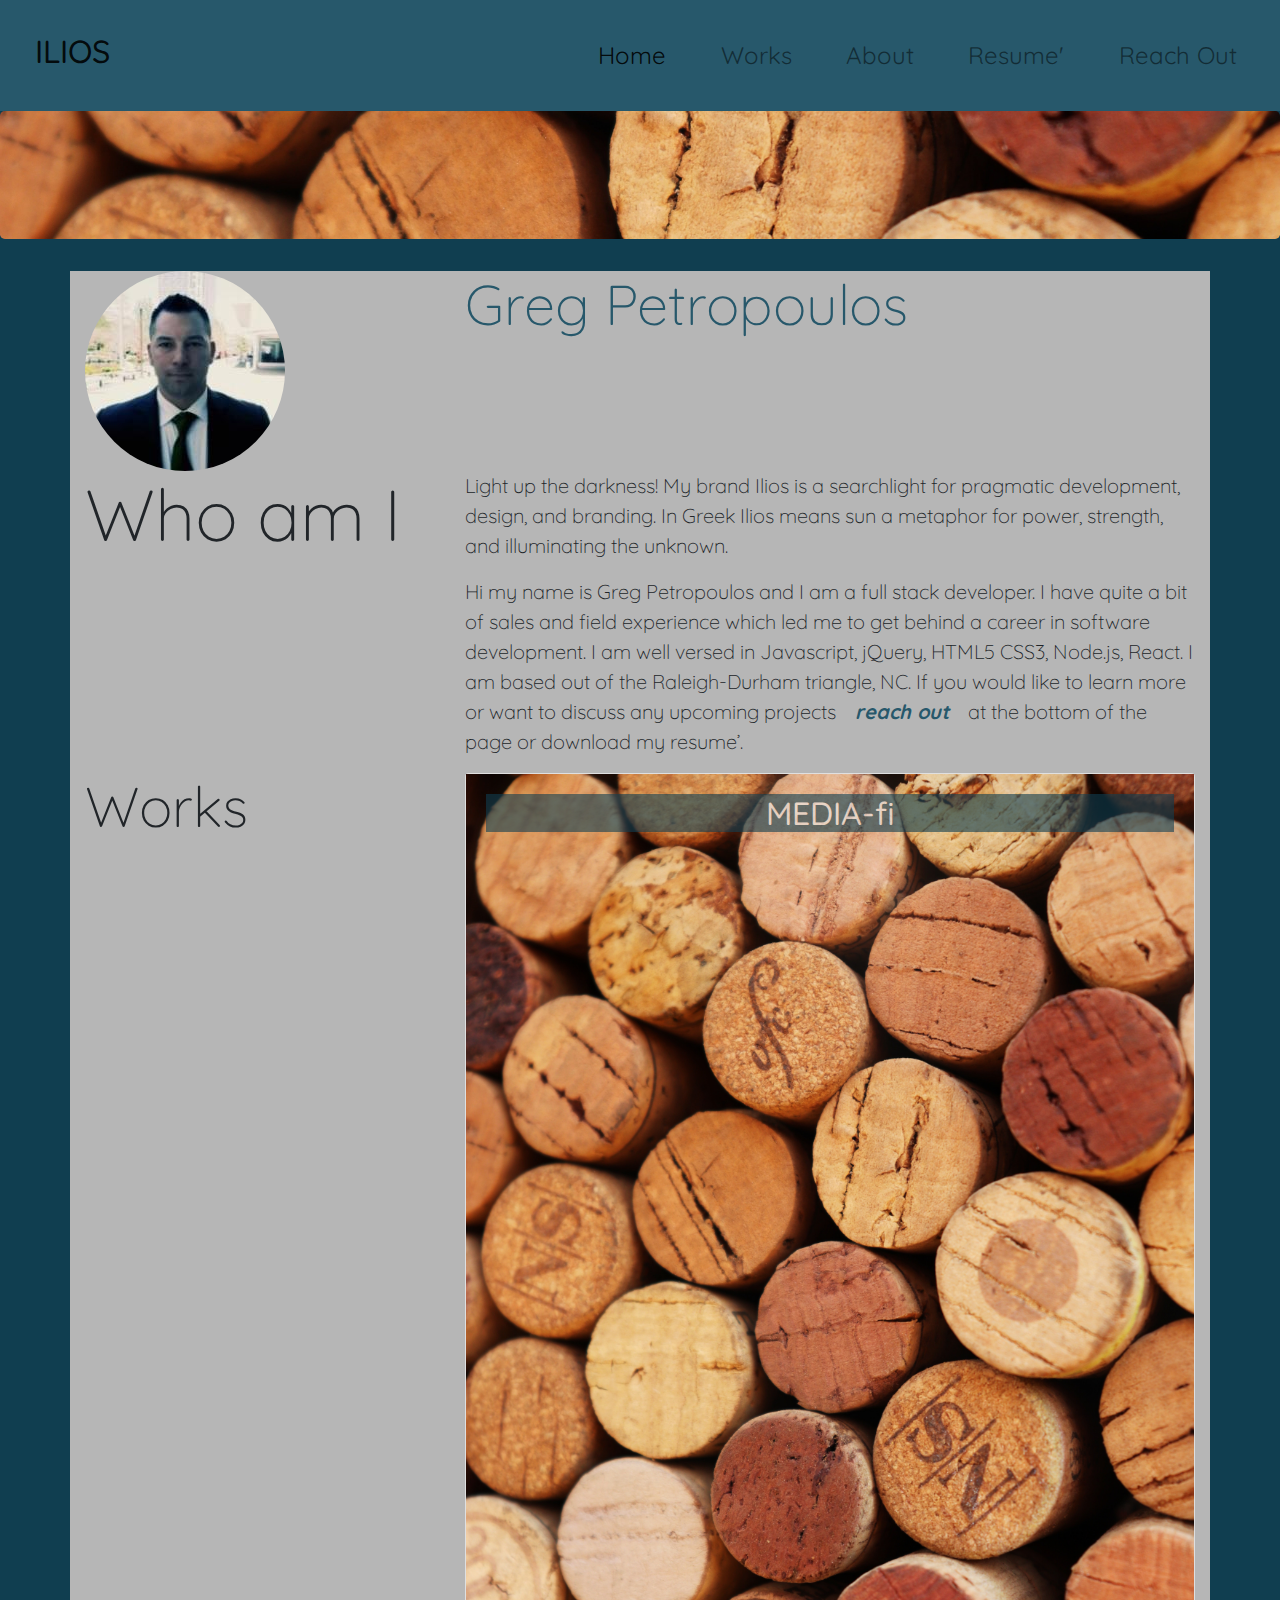
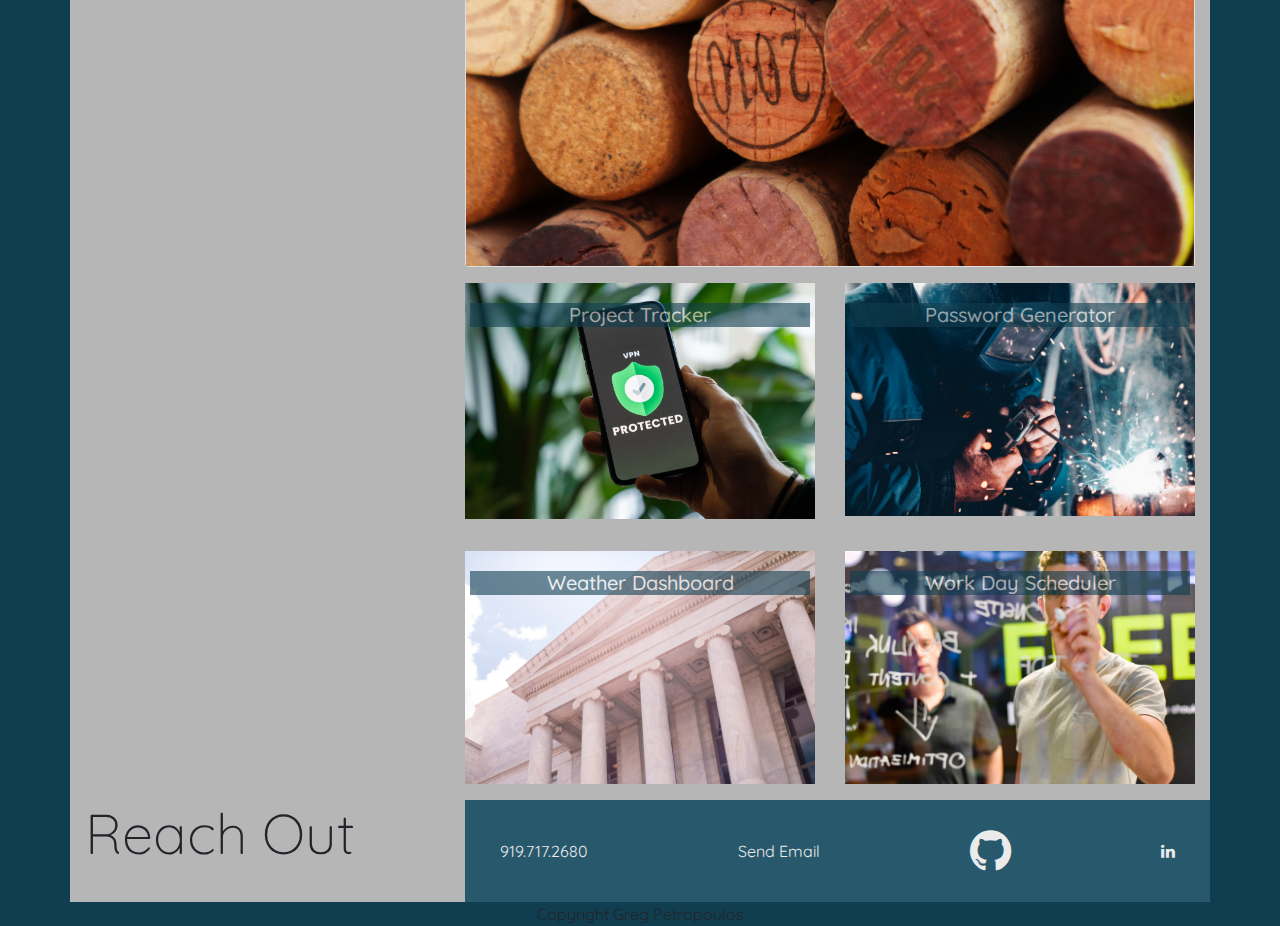
<file: index.html>
<!DOCTYPE html>
<html lang="en">

<head>
    <meta charset="UTF-8">
    <meta http-equiv="X-UA-Compatible" content="IE=edge">
    <meta name="viewport" content="width=device-width, initial-scale=1.0">
    <title>Greg Petropoulos a professional web developer, software engnieer, and artisan</title>

    <!-- boostrap -->
    <link rel="stylesheet" href="https://maxcdn.bootstrapcdn.com/bootstrap/4.0.0/css/bootstrap.min.css"
        integrity="sha384-Gn5384xqQ1aoWXA+058RXPxPg6fy4IWvTNh0E263XmFcJlSAwiGgFAW/dAiS6JXm" crossorigin="anonymous">

    <!-- need to ad flavicons -->

    <!-- font awesome Icons in body -->
    <link rel="stylesheet" href="https://use.fontawesome.com/releases/v5.15.2/css/all.css"
        integrity="sha384-vSIIfh2YWi9wW0r9iZe7RJPrKwp6bG+s9QZMoITbCckVJqGCCRhc+ccxNcdpHuYu" crossorigin="anonymous">

    <!-- google fonts -->
    <link href="https://fonts.googleapis.com/css2?family=Quicksand&display=swap" rel="stylesheet">

    <!-- linkedin stylesheet and github -->
    <link rel="stylesheet" href="https://cdnjs.cloudflare.com/ajax/libs/font-awesome/4.7.0/css/font-awesome.min.css">


    <!-- my stylesheet -->
    <link rel="stylesheet" type="text/css" href="./assets/css/style.css">


</head>

<body>
    
    <!-- nav bar styles with bootstrap -->
    <nav class="navbar  sticky-top navbar-expand-lg navbar-light">
        <a class="navbar-brand" id='ilios' href="#ilios">
            <h2>ILIOS</h2>
        </a>
        <button class="navbar-toggler" type="button" data-toggle="collapse" data-target="#navbarNavAltMarkup"
            aria-controls="navbarNavAltMarkup" aria-expanded="false" aria-label="Toggle navigation">
            <span class="navbar-toggler-icon"></span>
        </button>
        <div class="collapse navbar-collapse justify-content-end" id="navbarNavAltMarkup">
            <div class='navbar-nav' style='font-size:1.5rem' ;>
                <a class="nav-item nav-link active" href="#home">Home <span class="sr-only">(current)</span></a>
                <a class="nav-item nav-link" href="#works">Works</a>
                <a class="nav-item nav-link" href="#who-am-i">About</a>
                <a class="nav-item nav-link"
                    href="https://docs.google.com/document/d/14gc2J1rd4xNlRvpEMaTkFZYA0kdH-8xny7VAx4h_Ge4/edit?usp=sharing"
                    target='_blank'>Resume'</a>
                <a class="nav-item nav-link" href="#reach-out">Reach Out<i class="fas fa-mobile-alt"></i></a>
            </div>
        </div>
    </nav>

    <!-- jumbotron for image -->
    <div class="jumbotron"
        style='background: url(assets/images/banner.jpg)no-repeat center center fixed; -webkit-background-size: cover; -moz-background-size: cover; -o-background-size: cover; background-size: cover;'>
    </div>


    <!-- main content with 2columns and 4rows -->
    <div class=container id='main' style='background:var(--background-col);'>

        <!-- profile pic and name -->
        <div class='row'>
            <div class="col-sm-4">
                <img src="./assets/images/Profile-image.jpeg" class='img-fluid rounded-circle' alt='greg profile pic'>
            </div>
            <div class='col-sm-8 display-4' style='color:var(--darkblue);'>Greg Petropoulos</div>

        </div>

        <!-- 1st row with 2 columns about me -->
        <div class="row">
            <div class="col-sm-4 display-3" id='who-am-i'>Who am I</div>
            <div class="col">
                <p class='lead'>
                    Light up the darkness! My brand Ilios is a searchlight for pragmatic development, design, and
                    branding. In Greek Ilios means sun a metaphor for power, strength, and illuminating the unknown.
                </p>

                <p class='lead'>
                    Hi my name is Greg Petropoulos and I am a full stack developer. I have quite a bit of sales and
                    field experience which led me to get behind a career in software development. I am well versed in
                    Javascript, jQuery, HTML5 CSS3, Node.js, React. I am based out of the Raleigh-Durham triangle, NC.
                    If you would like to learn more or want to discuss any upcoming projects<a href='#reach-out'><span class = "font-weight-bold font-italic" style ='color:var(--darkblue);'>reach out</span></a>at the bottom of the
                    page or download my resume’.
                </p>
            </div>
        </div>

        <!-- 2nd row with left side column 'works' and right side column cards -->
        <div class='row'>
            <!-- left column 'works' -->
            <div class='col-4 display-4' id='works'>Works</div>

            <!-- wraps all 5 cards -->
            <div class='col'>
                <!--Big main card MEDIA-fi-->
                <div class="card" style='background: val(--linkcolor);'>
                    <img src="./assets/images/image1.jpg" class='img-fluid' alt='MEDIA fi'>
                    <div class='card-img-overlay'>
                        <h2 class='card-title text-center' style='color:var(--navbarcolor)'>
                            <a href='https://polar-atoll-49785.herokuapp.com/index.html' target='_blank'>MEDIA-fi
                            </a>
                        </h2>

                    </div>
                </div>


                <!-- 4 smaller cards-->
                <div class="row">

                    <!-- Project tracker -->
                    <div class="col-sm-6 my-3">
                        <img src="./assets/images/image2.jpg" class='img-fluid' alt='calendar' />
                        <div class='card-img-overlay'>
                            <h5 class='card-title text-center'><a href='https://devil0341.github.io/Project-Tracker/'
                                    target='_blank'>Project Tracker</a></h5>
                        </div>
                    </div>

                    <!-- Password generator-->
                    <div class="col-sm-6 my-3">
                        <img src="./assets/images/image3.jpg" class='img-fluid' alt='cell phone password' />
                        <div class='card-img-overlay'>
                            <h5 class='card-title text-center'><a href='https://devil0341.github.io/Password-Generator/'
                                    target='_blank'>Password Generator</a></h5>
                        </div>
                    </div>

                    <!-- Weather Dashboard-->
                    <div class="col-sm-6 my-3">
                        <img src="./assets/images/image4.jpg" class='img-fluid' alt='hurricane' />
                        <div class='card-img-overlay'>
                            <h5 class='card-title text-center'><a href='https://devil0341.github.io/Weather-Dashboard/'
                                    target='_blank'>Weather Dashboard</a></h5>
                        </div>
                    </div>

                    <!-- Work day Scheduler -->
                    <div class="col-sm-6 my-3">
                        <img src="./assets/images/image5.jpg" class='img-fluid' alt='offloading ramps' />
                        <div class='card-img-overlay'>
                            <h5 class='card-title text-center'><a href='https://devil0341.github.io/Work-Day-Scheduler/'
                                    target='_blank'>Work Day Scheduler</a></h5>
                        </div>
                    </div>
                </div>
            </div>
        </div>
        <!-- footer navbar 3rd row a column for the left and a column for the right-->
        <!-- left coloumn -->
        <div class=row id ='contact-row'>
            <div class="col-4 display-4" id='reach-out'>Reach Out</div>
            <!-- right column -->
            <div class="col-8 pr-0">
                <nav class="navbar navbar-light" id='footer-navbar' style="background-color: var(--darkblue);">
                    <!-- Navbar content -->
                    <a class='nav-item'>919.717.2680</a>
                    <a class='nav-item' href="mailto: Gregpetropoulos.com">Send Email</a>
                    <a class='nav-item' href=https://github.com/Devil0341 target="_blank"><i
                            class="fa fa-github fa-3x"></i></a>
                    <a class='nav-item' href=https://www.linkedin.com/in/greg-petropoulos-b186b954 target="_blank"><i
                            class="fa fa-linkedin"></i></a>
                </nav>
            </div>
        </div>
    </div>


    <footer class='row justify-content-center'>
        <div>Copyright Greg Petropoulos</div>
    </footer>



    <!-- jquery slim -->
    <script src="https://code.jquery.com/jquery-3.2.1.slim.min.js"
        integrity="sha384-KJ3o2DKtIkvYIK3UENzmM7KCkRr/rE9/Qpg6aAZGJwFDMVNA/GpGFF93hXpG5KkN"
        crossorigin="anonymous"></script>

    <!-- bootstrap popper -->
    <script src="https://cdnjs.cloudflare.com/ajax/libs/popper.js/1.12.9/umd/popper.min.js"
        integrity="sha384-ApNbgh9B+Y1QKtv3Rn7W3mgPxhU9K/ScQsAP7hUibX39j7fakFPskvXusvfa0b4Q"
        crossorigin="anonymous"></script>

    <!-- bootstrap -->
    <script src="https://maxcdn.bootstrapcdn.com/bootstrap/4.0.0/js/bootstrap.min.js"
        integrity="sha384-JZR6Spejh4U02d8jOt6vLEHfe/JQGiRRSQQxSfFWpi1MquVdAyjUar5+76PVCmYl"
        crossorigin="anonymous"></script>

    <!-- my script -->
    <script src='assets/js/script.js'></script>
</body>

</html>
</file>
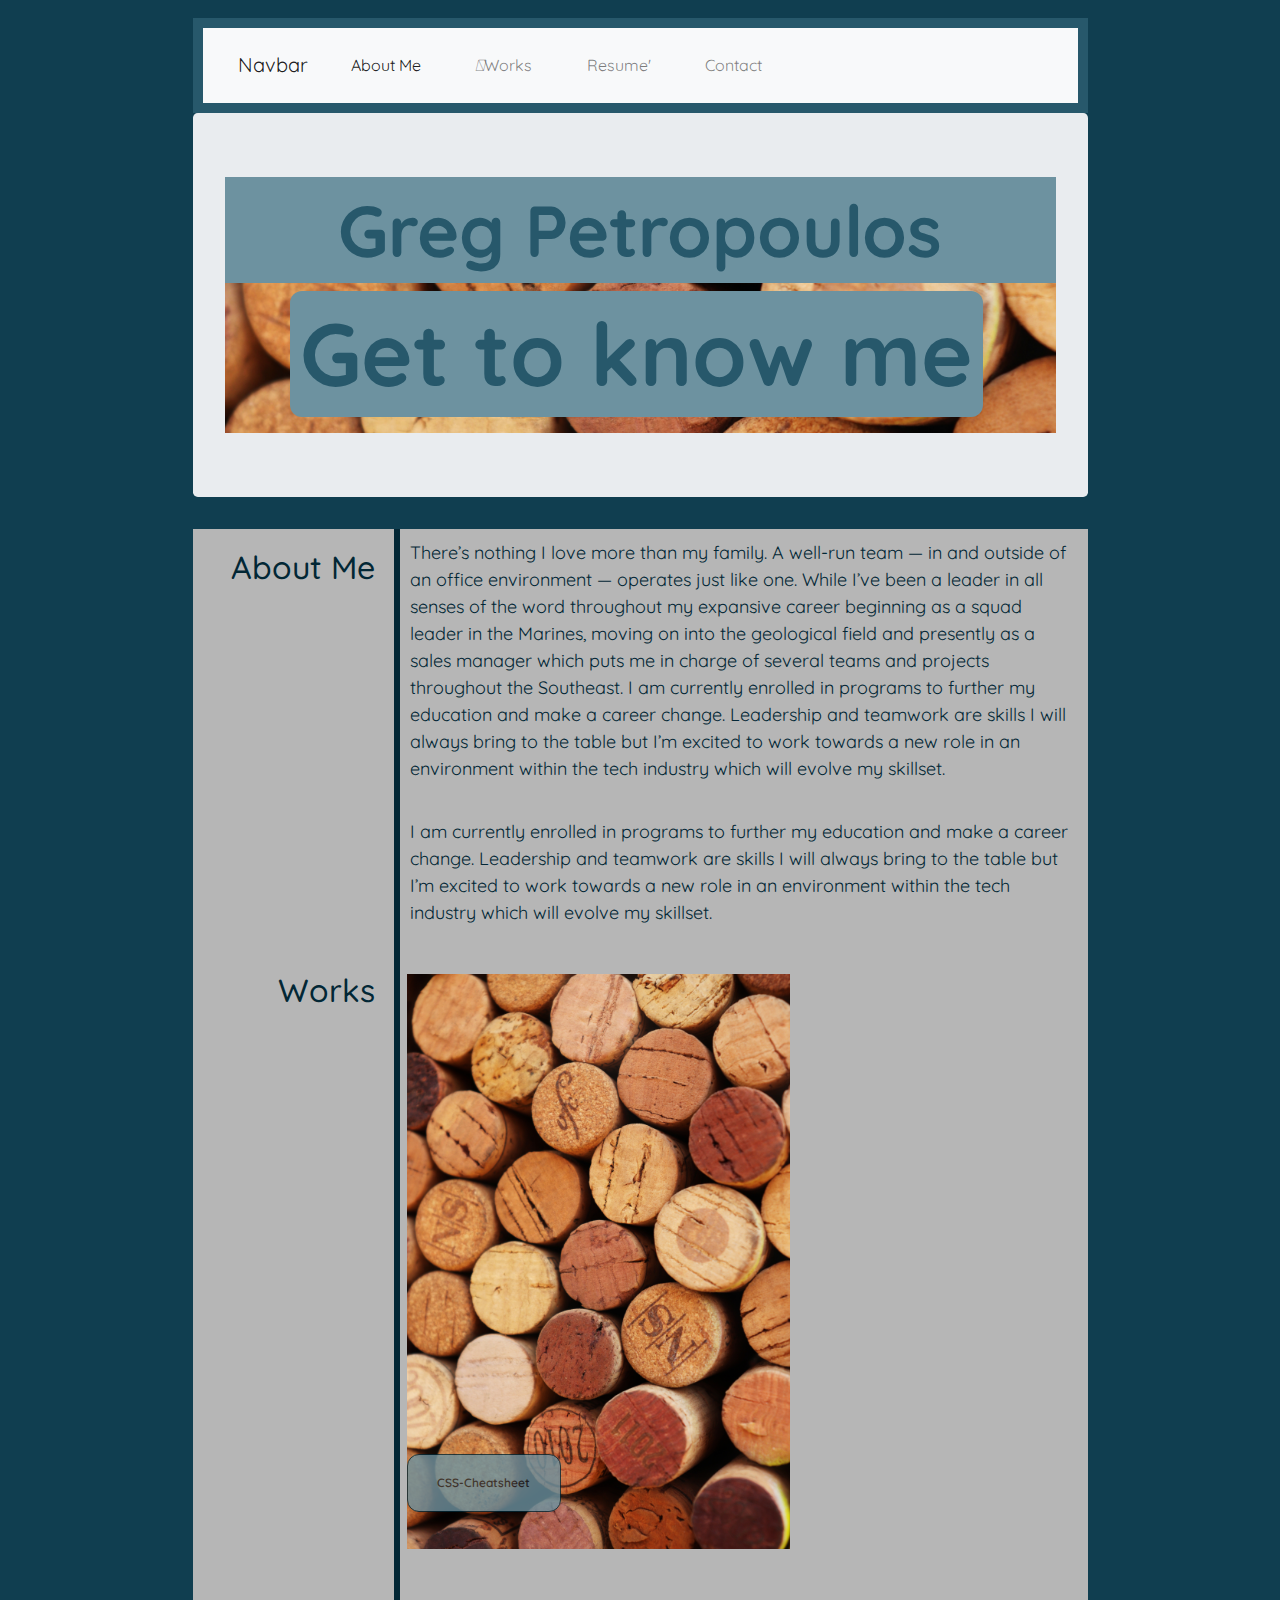
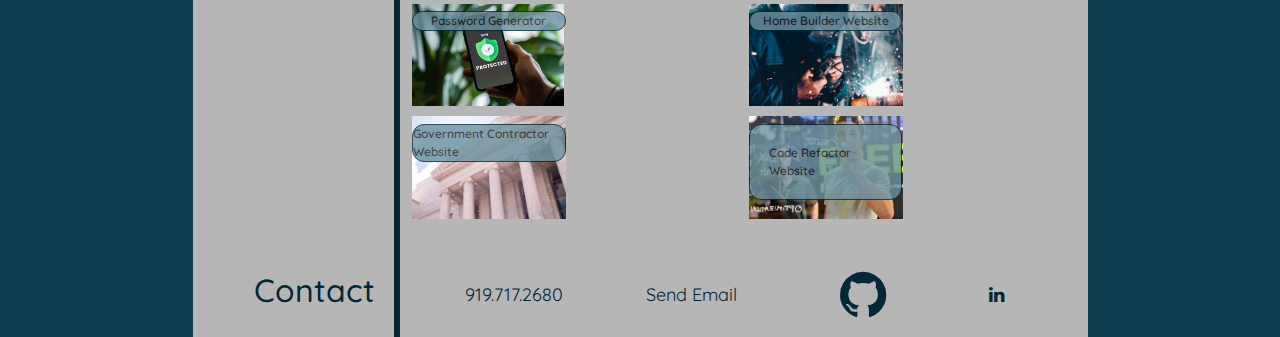
<file: index2.html>
<!DOCTYPE html>
<html lang="en">

<head>
    <meta charset="UTF-8">
    <meta name="viewport" content="width=device-width, initial-scale=1.0">

    <!-- bootstrap -->
    <link rel="stylesheet" href="https://maxcdn.bootstrapcdn.com/bootstrap/4.0.0/css/bootstrap.min.css"
        integrity="sha384-Gn5384xqQ1aoWXA+058RXPxPg6fy4IWvTNh0E263XmFcJlSAwiGgFAW/dAiS6JXm" crossorigin="anonymous">

    <!-- google fonts -->
    <link href="https://fonts.googleapis.com/css2?family=Quicksand&display=swap" rel="stylesheet">

    <!-- font awesome for icons---Github, draft compass---->
    <link rel="stylesheet" href="https://maxcdn.bootstrapcdn.com/font-awesome/4.4.0/css/font-awesome.min.css">
       
    <!-- <link rel="stylesheet" href="https://use.fontawesome.com/releases/v5.15.2/css/all.css"
        integrity="sha384-vSIIfh2YWi9wW0r9iZe7RJPrKwp6bG+s9QZMoITbCckVJqGCCRhc+ccxNcdpHuYu" crossorigin="anonymous"> -->

    <!-- ---Linkedin stylesheet--- -->
    <link rel="stylesheet" href="https://cdnjs.cloudflare.com/ajax/libs/font-awesome/4.7.0/css/font-awesome.min.css">

    <link rel="stylesheet" type="text/css" href="./assets/css/style2.css">


    <title>Greg Petropoulos a professional web developer, software engnieer, and artisan</title>
    <!-- need to ad flavicons -->
</head>

<body>
    <div class=page>
        <!-- Set up for nav bar links in the unordered list -->
        <header>
            <nav class="navbar navbar-expand-lg navbar-light bg-light">
                <a class="navbar-brand" href="#"><i class="fas fa-drafting-compass"></i>Navbar</a>

                <button class="navbar-toggler" type="button" data-toggle="collapse" data-target="#navbarNavAltMarkup"
                    aria-controls="navbarNavAltMarkup" aria-expanded="false" aria-label="Toggle navigation">
                    <span class="navbar-toggler-icon"></span>
                </button>
                <div class="collapse navbar-collapse" id="navbarNavAltMarkup">
                    <div class="navbar-nav">
                        <a class="nav-item nav-link active" href="#About Me">About Me<span
                                class="sr-only">(current)</span></a>
                        <a class="nav-item nav-link" href="#Works"><i class="fas fa-paint-brush"></i>Works</a>
                        <a class="nav-item nav-link" href="#Resume"><i class="fas fa-scroll"></i>Resume'</a>
                        <a class="nav-item nav-link" href="#Contact"><i class="fas fa-mobile-alt"></i>Contact</a>
                    </div>
                </div>
            </nav>
        </header>
        <div class="jumbotron">
            <div class='display-3' id='name'>Greg Petropoulos</div>
            <!-- <h2 class ='display-2' id = 'subtitle-box'>Get to know me</h2> -->
            <div class='banner-container'>
                <img src="./assets/images/banner.jpg" alt="wine corks">
                <h2 class='display-2' id='subtitle-box'>Get to know me</h2>
            </div>

        </div>

        <!-- <div class='banner'>
            <img src="./assets/images/banner.jpg" alt="wine corks">
        </div> -->


        <!-- ----first row below header--- -->
        <div id='below-header-wrapper'>

            <article>
                <div class=about-me><a id='About Me'>
                        <h2>About Me</h2>
                    </a>
                </div>
                <div class=about-me-paragraphs>
                    <p>
                        There’s nothing I love more than my family. A well-run team — in and outside of an office
                        environment — operates just like one. While I’ve been a leader in all senses of the word
                        throughout my expansive career beginning as a squad leader in the Marines, moving on into the
                        geological field and presently as a sales manager which puts me in charge of several teams and
                        projects throughout the Southeast. I am currently enrolled in programs to further my education
                        and make a career change. Leadership and teamwork are skills I will always bring to the table
                        but I’m excited to work towards a new role in an environment within the tech industry which will
                        evolve my skillset.
                    </p>

                    <p>
                        I am currently enrolled in programs to further my education and make a career change. Leadership
                        and teamwork are skills I will always bring to the table but I’m excited to work towards a new
                        role in an environment within the tech industry which will evolve my skillset.
                    </p>
                </div>
            </article>
            <!------second row------>

            <div class=project-grid-container>
                <div class=works><a id='Works'>
                        <h2>Works</h2>
                    </a>
                </div>
                <div class=all-box-items>
                    <!-- ---first box--- -->
                    <div class=top-box-column>
                        <div>
                            <img src="./assets/images/image1.jpg" alt="typewriter">
                            <div class=proj-descr><a href="https://devil0341.github.io/CSS-Snippet-Cheatsheet/"
                                    target="_blank">CSS-Cheatsheet</a>
                            </div>
                        </div>
                    </div>

                    <div class=lower-box-wrapper>
                        <!--second box below large main 1st box----->
                        <div id='square-box-2'>
                            <div>
                                <img src="./assets/images/image2.jpg" alt="cell phone password">
                                <div class=proj-descr>Password Generator</div>
                            </div>
                        </div>
                        <!----third box-- -->
                        <div id='square-box-3'>
                            <div>
                                <img src="./assets/images/image3.jpg" alt="welder">
                                <div class=proj-descr>Home Builder Website</div>
                            </div>
                        </div>
                        <!-----fourth box--->
                        <div id='square-box-4'>
                            <div>
                                <img src="./assets/images/image4.jpg" alt="government building">
                                <div class=proj-descr>Government Contractor Website</div>
                            </div>
                        </div>

                        <div id='square-box-5'>
                            <div>
                                <img src="./assets/images/image5.jpg" alt="Las Vegas Bar">
                                <div class=proj-descr><a href='https://devil0341.github.io/opt-seo/'
                                        target="_blank">Code Refactor Website</a></div>
                            </div>
                        </div>
                    </div>
                </div>
            </div>

            <!-----third row----- -->
            <footer>
                <div class=contact><a id='Contact'>
                        <h2>Contact</h2>
                    </a></div>
                <div class=contact-items-wrapper>
                    <div>919.717.2680</div>
                    <div>
                        <a href="mailto: Gregpetropoulos.com">Send Email</a>
                    </div>
                    <div>
                        <a href=https://github.com/Devil0341 target="_blank"><i class="fa fa-github fa-3x"></i></a>
                    </div>
                    <div>
                        <a href=https://www.linkedin.com/in/greg-petropoulos-b186b954?lipi=urn%3Ali%3Apage%3Ad_flagship3_profile_view_base_contact_details%3Bbj5gShA4SBezBuDFyHmBYg%3D%3D
                            target="_blank"><i class="fa fa-linkedin"></i></a>
                    </div>
                </div>
            </footer>
        </div>
    </div>
    <script src="https://code.jquery.com/jquery-3.2.1.slim.min.js"
        integrity="sha384-KJ3o2DKtIkvYIK3UENzmM7KCkRr/rE9/Qpg6aAZGJwFDMVNA/GpGFF93hXpG5KkN"
        crossorigin="anonymous"></script>
    <script src="https://cdnjs.cloudflare.com/ajax/libs/popper.js/1.12.9/umd/popper.min.js"
        integrity="sha384-ApNbgh9B+Y1QKtv3Rn7W3mgPxhU9K/ScQsAP7hUibX39j7fakFPskvXusvfa0b4Q"
        crossorigin="anonymous"></script>
    <script src="https://maxcdn.bootstrapcdn.com/bootstrap/4.0.0/js/bootstrap.min.js"
        integrity="sha384-JZR6Spejh4U02d8jOt6vLEHfe/JQGiRRSQQxSfFWpi1MquVdAyjUar5+76PVCmYl"
        crossorigin="anonymous"></script>
</body>

</html>
</file>
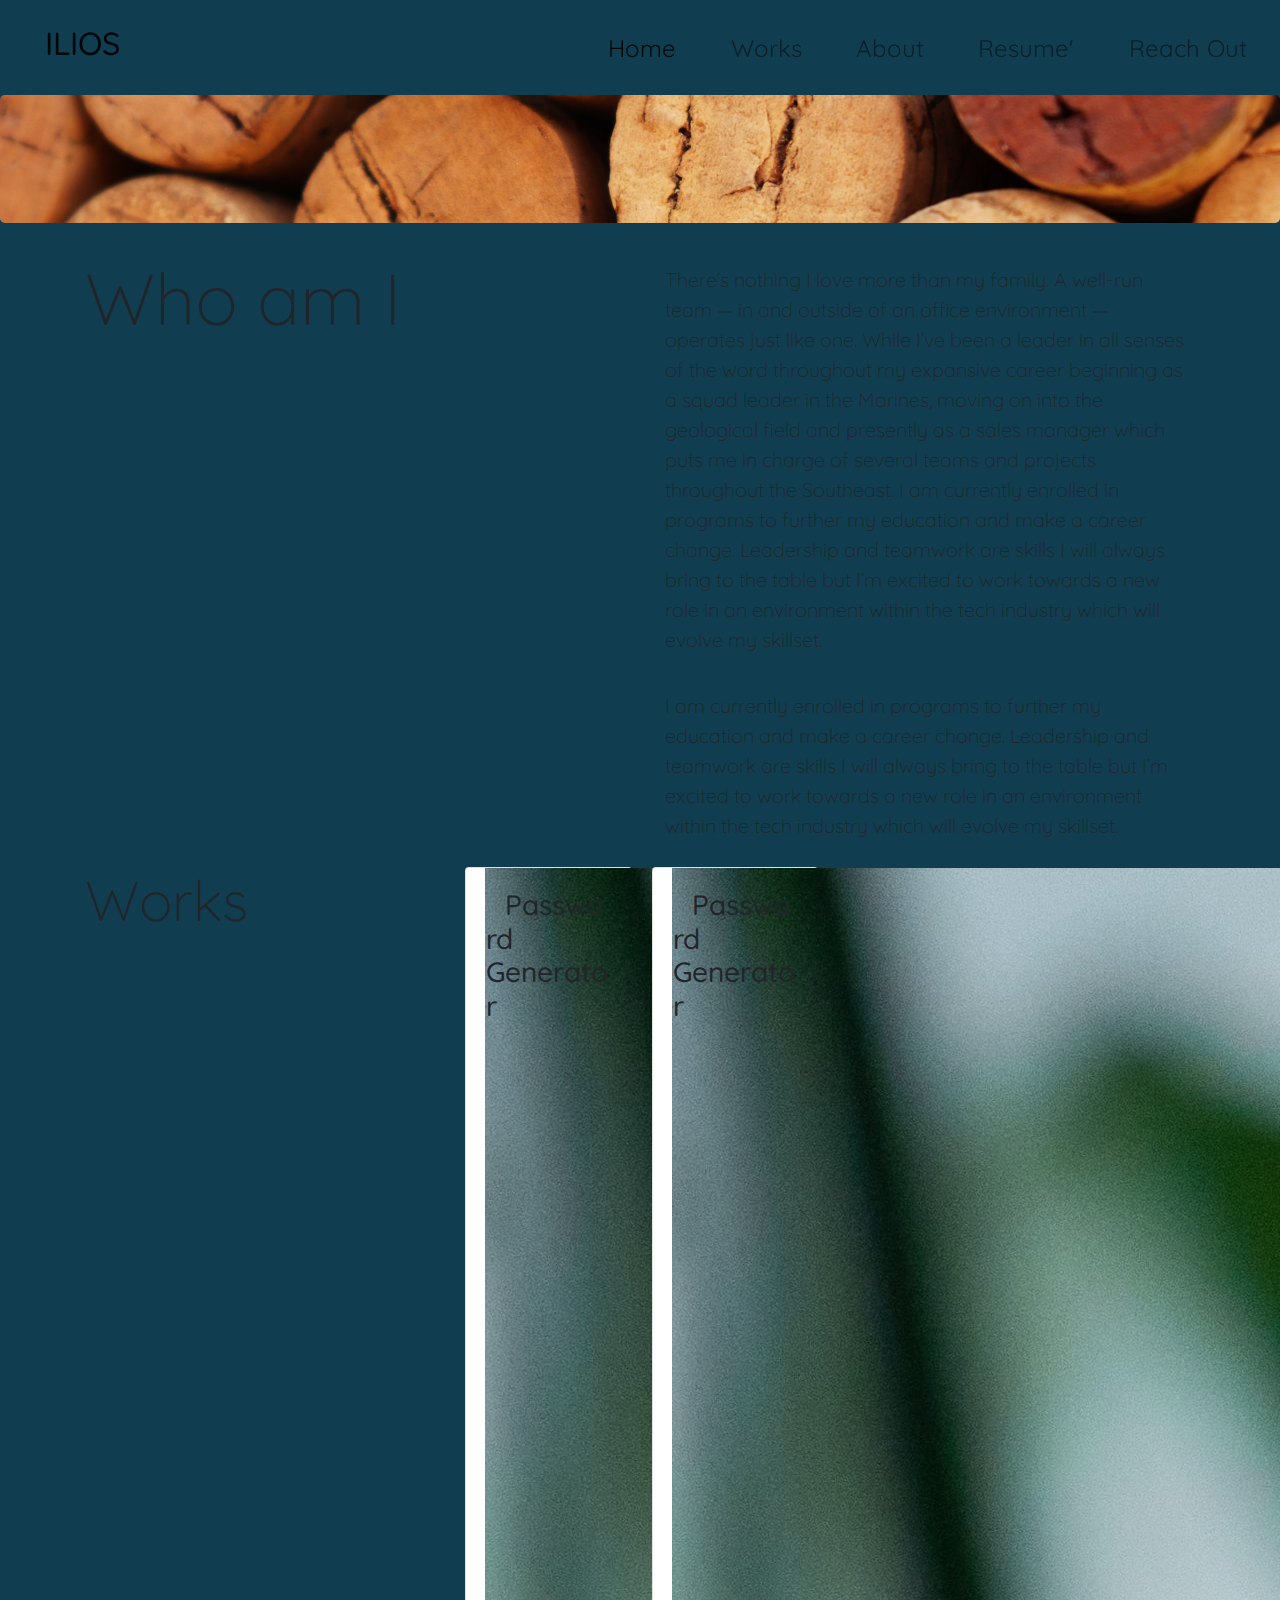
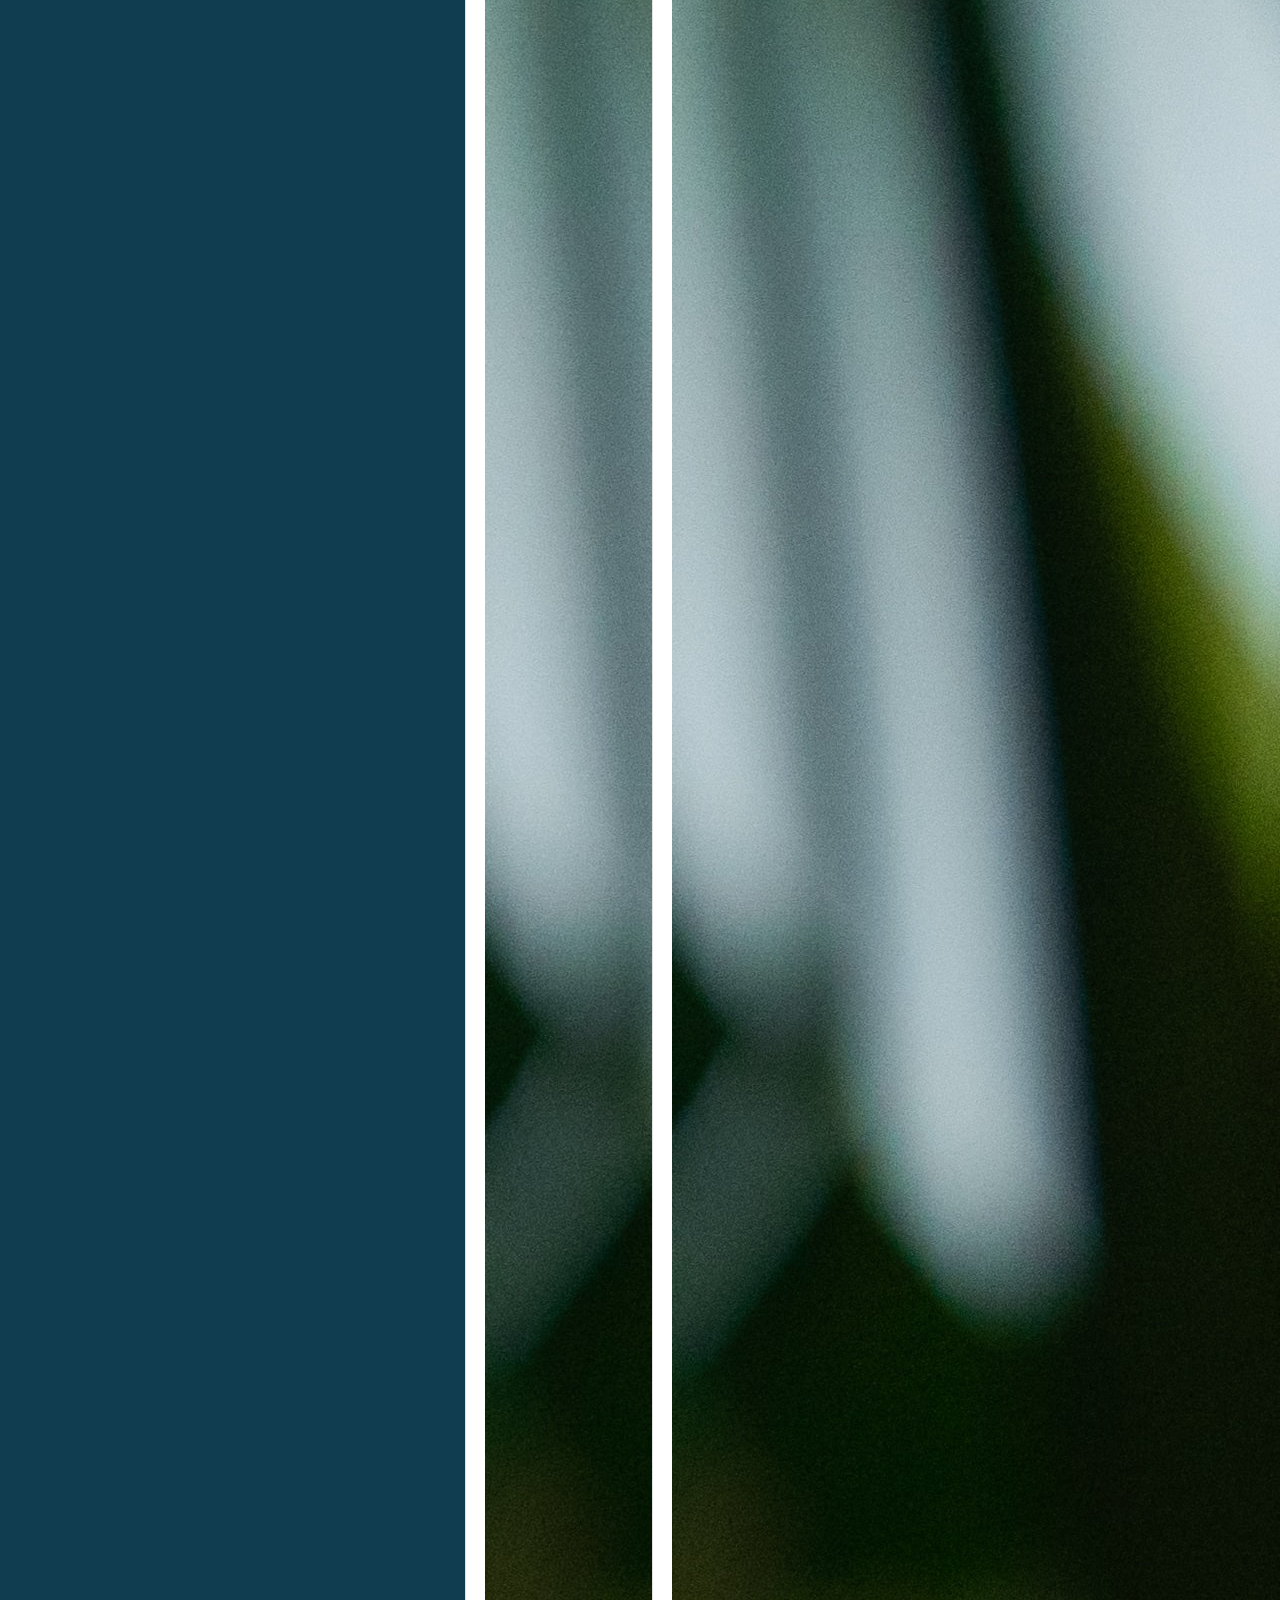
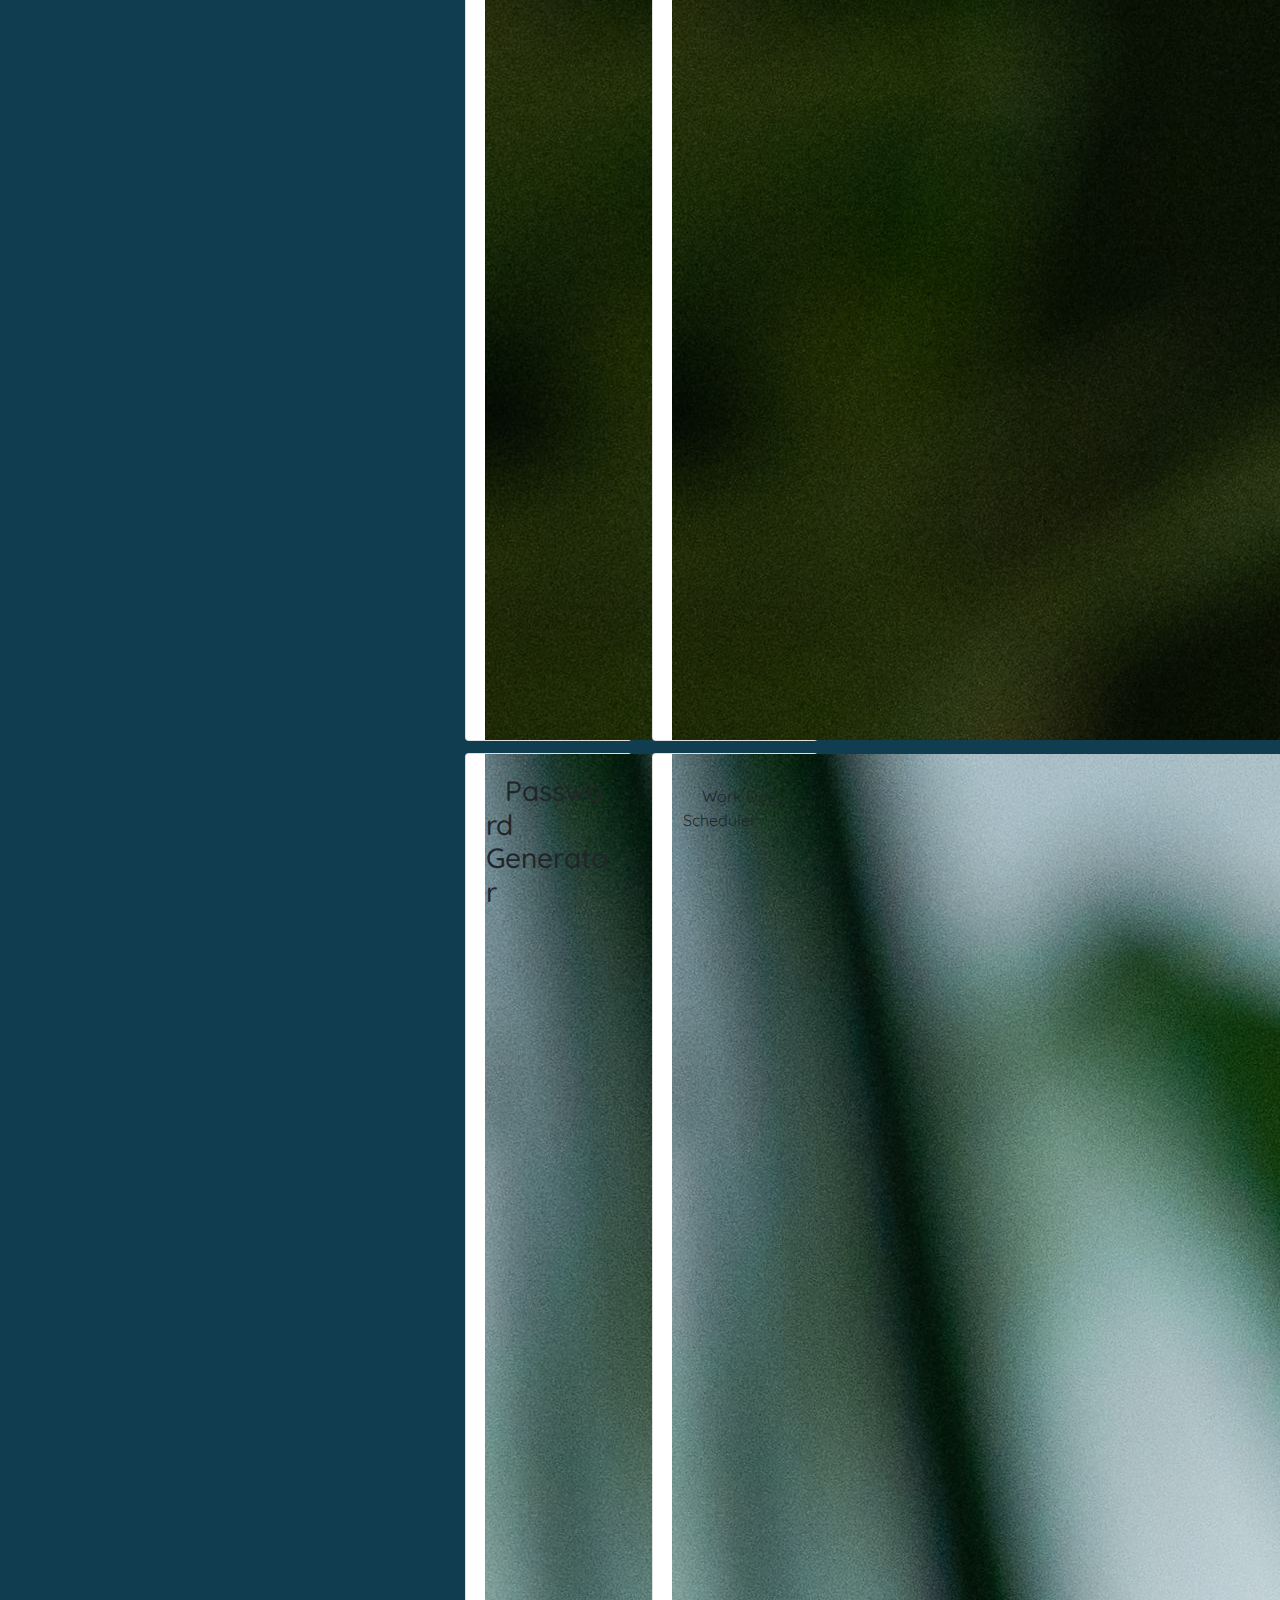
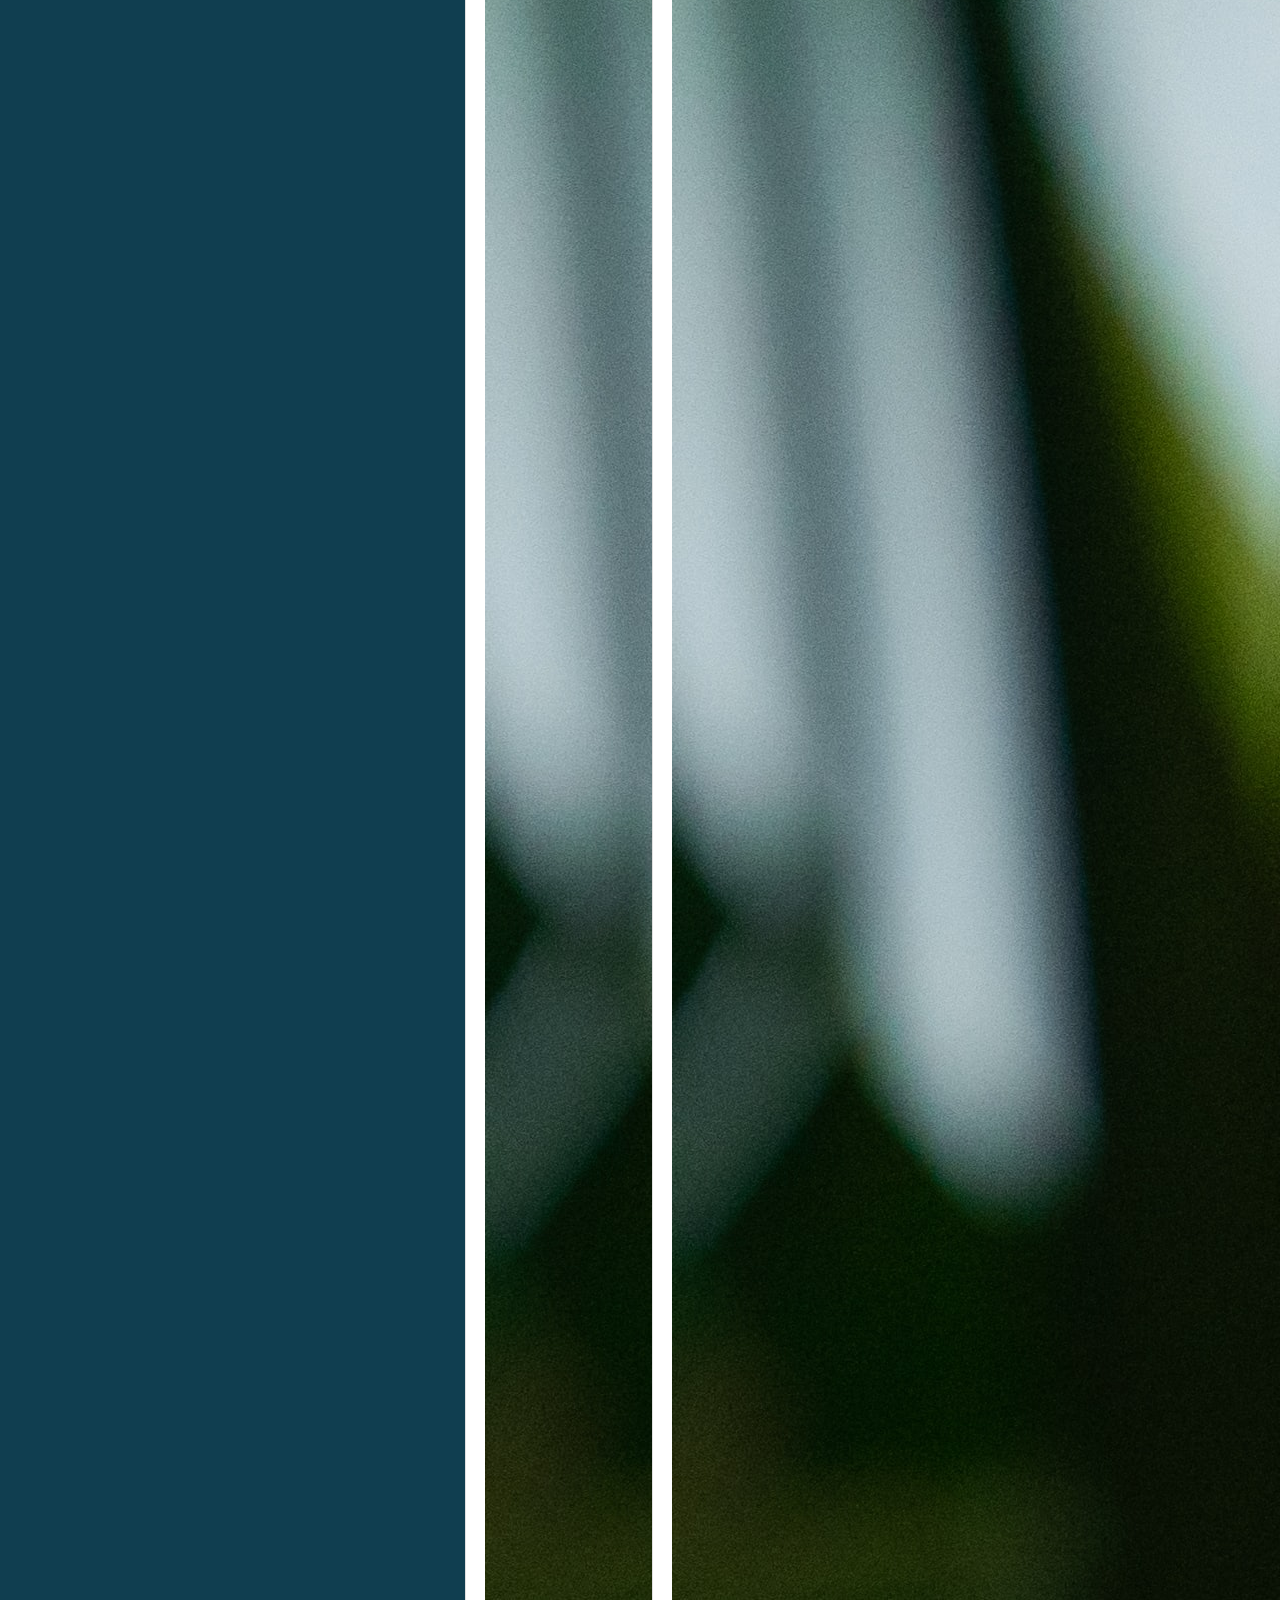
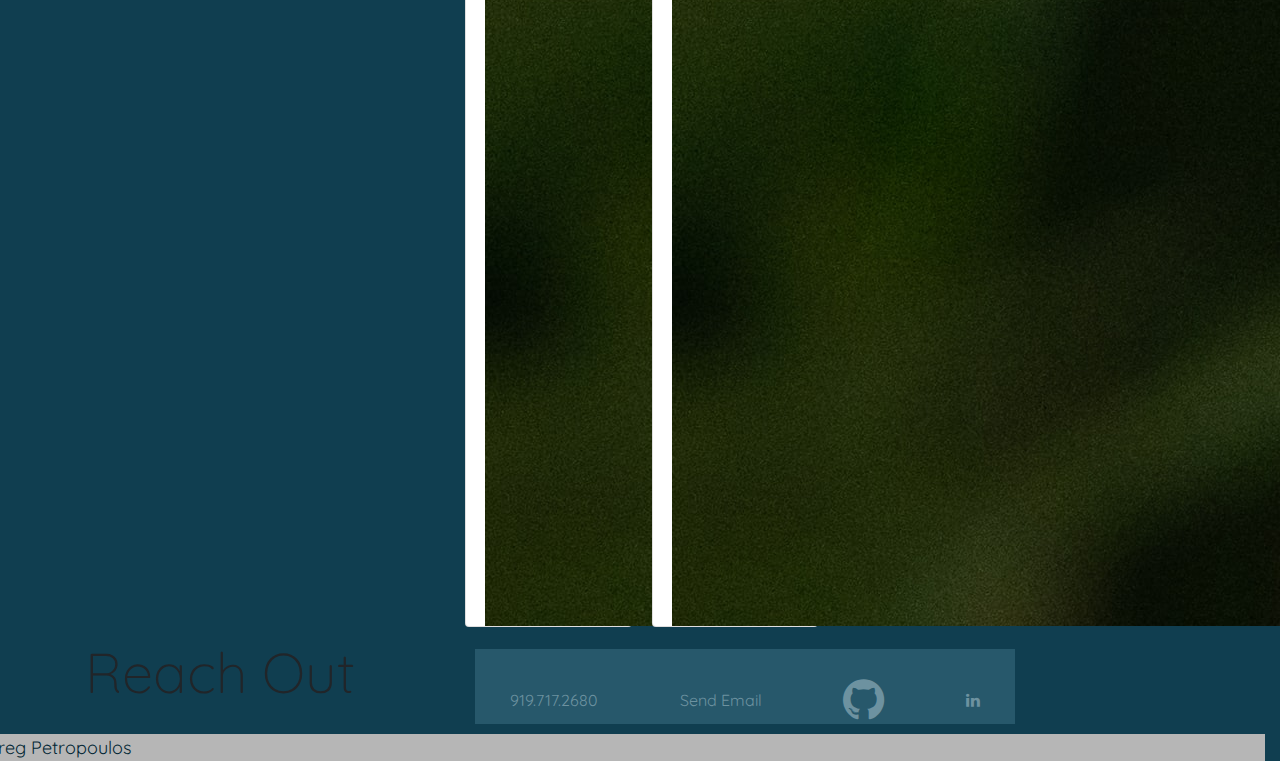
<file: index3.html>
<!DOCTYPE html>
<html lang="en">

<head>
    <meta charset="UTF-8">
    <meta http-equiv="X-UA-Compatible" content="IE=edge">
    <meta name="viewport" content="width=device-width, initial-scale=1.0">
    <title>Greg Petropoulos a professional web developer, software engnieer, and artisan</title>

    <!-- boostrap -->
    <link rel="stylesheet" href="https://maxcdn.bootstrapcdn.com/bootstrap/4.0.0/css/bootstrap.min.css"
        integrity="sha384-Gn5384xqQ1aoWXA+058RXPxPg6fy4IWvTNh0E263XmFcJlSAwiGgFAW/dAiS6JXm" crossorigin="anonymous">

    <!-- need to ad flavicons -->

    <!-- font awesome Icons in body -->
    <link rel="stylesheet" href="https://use.fontawesome.com/releases/v5.15.2/css/all.css"
        integrity="sha384-vSIIfh2YWi9wW0r9iZe7RJPrKwp6bG+s9QZMoITbCckVJqGCCRhc+ccxNcdpHuYu" crossorigin="anonymous">

    <!-- google fonts -->
    <link href="https://fonts.googleapis.com/css2?family=Quicksand&display=swap" rel="stylesheet">

    <!-- linkedin stylesheet and github -->
    <link rel="stylesheet" href="https://cdnjs.cloudflare.com/ajax/libs/font-awesome/4.7.0/css/font-awesome.min.css">


    <!-- my stylesheet -->
    <link rel="stylesheet" type="text/css" href="./assets/css/style2.css">


</head>

<body>
    <!-- nav bar styles with bootstrap -->
    <nav class="navbar  sticky-top navbar-expand-lg navbar-light">
        <a class="navbar-brand" id='ilios' href="#ilios">
            <h2>ILIOS</h2>
        </a>
        <button class="navbar-toggler" type="button" data-toggle="collapse" data-target="#navbarNavAltMarkup"
            aria-controls="navbarNavAltMarkup" aria-expanded="false" aria-label="Toggle navigation">
            <span class="navbar-toggler-icon"></span>
        </button>
        <div class="collapse navbar-collapse justify-content-end" id="navbarNavAltMarkup">
            <div class='navbar-nav' style='font-size:1.5rem' ;>
                <a class="nav-item nav-link active" href="#home">Home <span class="sr-only">(current)</span></a>
                <a class="nav-item nav-link" href="#works">Works</a>
                <a class="nav-item nav-link" href="#who-am-i">About</a>
                <a class="nav-item nav-link" href="#resume">Resume'</a>
                <a class="nav-item nav-link" href="#reach-out">Reach Out<i class="fas fa-mobile-alt"></i></a>
            </div>
        </div>
    </nav>

    <!-- jumbotron for image -->
    <div class="jumbotron"
        style='background: url(assets/images/banner.jpg)no-repeat center center fixed; -webkit-background-size: cover; -moz-background-size: cover; -o-background-size: cover; background-size: cover;'>
    </div>


    <!-- main content with 2columns and 4rows -->
    <div class=container id='main' style='background:var(--background-col);'>

        <!-- 1st row with 2 columns about me -->
        <div class="row">
            <div class="col display-3" id='who-am-i'>Who am I</div>
            <div class="col">
                <p class='lead'>
                    There’s nothing I love more than my family. A well-run team — in and outside of an office
                    environment — operates just like one. While I’ve been a leader in all senses of the word
                    throughout my expansive career beginning as a squad leader in the Marines, moving on into the
                    geological field and presently as a sales manager which puts me in charge of several teams and
                    projects throughout the Southeast. I am currently enrolled in programs to further my education
                    and make a career change. Leadership and teamwork are skills I will always bring to the table
                    but I’m excited to work towards a new role in an environment within the tech industry which will
                    evolve my skillset.
                </p>

                <p class='lead'>
                    I am currently enrolled in programs to further my education and make a career change. Leadership
                    and teamwork are skills I will always bring to the table but I’m excited to work towards a new
                    role in an environment within the tech industry which will evolve my skillset.
                </p>
            </div>
        </div>

        <!-- 2nd row with left side column 'works' and right side column cards -->
        <div class='row'>
            <div class='col-4 display-4' id='works'>Works</div>

            <!-- wraps all cards -->
            <div class='col-6'>

                <div class="card-columns col-??">


                    <!-- Project tracker -->
                    <div class="card" style='background: val(--linkcolor);'>
                        <a href='placeholder' target='_blank'><img src="./assets/images/image2.jpg"
                                alt='cell phone password'></a>
                        <div class='card-img-overlay'>
                            <h3 class='card-title'><a href='placeholder' target='_blank'>Password Generator</h3></a>
                        </div>
                    </div>


                    <!-- Password generator-->
                    <div class="card" style='background: val(--linkcolor);'>
                        <a href='placeholder' target='_blank'><img src="./assets/images/image2.jpg"
                                alt='cell phone password'></a>
                        <div class='card-img-overlay'>
                            <h3 class='card-title'><a href='placeholder' target='_blank'>Password Generator</h3></a>
                        </div>
                    </div>


                    <!-- Weather Dashboard-->
                    <div class="card" style='background: val(--linkcolor);'>
                        <a href='placeholder' target='_blank'><img src="./assets/images/image2.jpg"
                                alt='cell phone password'></a>
                        <div class='card-img-overlay'>
                            <h3 class='card-title'><a href='placeholder' target='_blank'>Password Generator</h3></a>
                        </div>
                    </div>


                    <!-- Work day Scheduler -->
                    <div class="card" style='background: val(--linkcolor);'>
                        <a href='https://devil0341.github.io/Work-Day-Scheduler/' target='_blank'><img
                                src="./assets/images/image2.jpg" class='img-responsive' alt='cell phone password' /></a>
                        <div class='card-img-overlay'>
                            <p class='card-title'><a href='https://devil0341.github.io/Work-Day-Scheduler/'
                                    target='_blank'>Work Day Scheduler</p></a>
                        </div>
                    </div>
                </div>
            </div>
        </div>
        <!-- footer navbar 3rd row a column for the left and a column for the right-->
            <!-- left coloumn -->
            <div class=row>
                <div class="col-4 display-4" id='reach-out'>Reach Out</div>
                <!-- right column -->
                <div class="col-6">
                    <nav class="navbar navbar-light" id='footer-navbar' style="background-color: var(--darkblue);">
                        <!-- Navbar content -->
                        <a class='nav-item'>919.717.2680</a>
                        <a class='nav-item' href="mailto: Gregpetropoulos.com">Send Email</a>
                        <a class='nav-item' href=https://github.com/Devil0341 target="_blank"><i
                                class="fa fa-github fa-3x"></i></a>
                        <a class='nav-item' href=https://www.linkedin.com/in/greg-petropoulos-b186b954
                            target="_blank"><i class="fa fa-linkedin"></i></a>
                    </nav>
                </div>
            </div>
    </div>


    <footer class='row'>
        <div>Greg Petropoulos</div>

    </footer>



    <!-- jquery slim -->
    <script src="https://code.jquery.com/jquery-3.2.1.slim.min.js"
        integrity="sha384-KJ3o2DKtIkvYIK3UENzmM7KCkRr/rE9/Qpg6aAZGJwFDMVNA/GpGFF93hXpG5KkN"
        crossorigin="anonymous"></script>

    <!-- bootstrap popper -->
    <script src="https://cdnjs.cloudflare.com/ajax/libs/popper.js/1.12.9/umd/popper.min.js"
        integrity="sha384-ApNbgh9B+Y1QKtv3Rn7W3mgPxhU9K/ScQsAP7hUibX39j7fakFPskvXusvfa0b4Q"
        crossorigin="anonymous"></script>

    <!-- bootstrap -->
    <script src="https://maxcdn.bootstrapcdn.com/bootstrap/4.0.0/js/bootstrap.min.js"
        integrity="sha384-JZR6Spejh4U02d8jOt6vLEHfe/JQGiRRSQQxSfFWpi1MquVdAyjUar5+76PVCmYl"
        crossorigin="anonymous"></script>

    <!-- my script -->
    <script src='assets/js/script.js'></script>
</body>

</html>
</file>
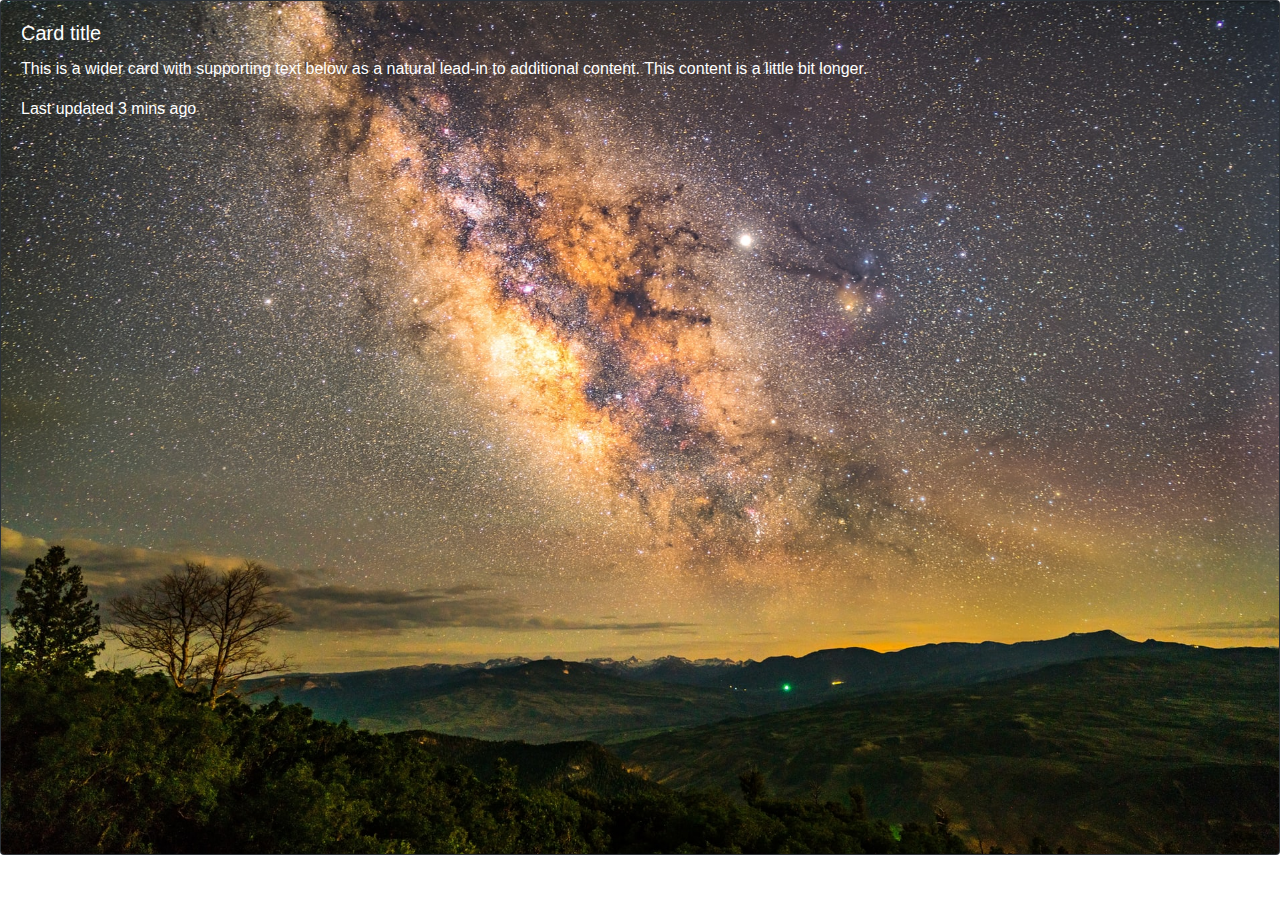
<file: landing.html>
<!DOCTYPE html>
<html lang="en">

<head>
    <meta charset="UTF-8">
    <meta http-equiv="X-UA-Compatible" content="IE=edge">
    <meta name="viewport" content="width=device-width, initial-scale=1.0">
    <link rel="stylesheet" href="https://maxcdn.bootstrapcdn.com/bootstrap/4.0.0/css/bootstrap.min.css"
        integrity="sha384-Gn5384xqQ1aoWXA+058RXPxPg6fy4IWvTNh0E263XmFcJlSAwiGgFAW/dAiS6JXm" crossorigin="anonymous">

    <title>Landing Page</title>
</head>

<body>
    <div class="card bg-dark text-white">
        <img class="card-img" src="assets/images/base-wallpaper-sky.jpg" alt="Card image">
        <div class="card-img-overlay h-100 d-flex flex-column justify-content-start">
            <h5 class="card-title">Card title</h5>
            <p class="card-text">This is a wider card with supporting text below as a natural lead-in to additional
                content. This content is a little bit longer.</p>
            <p class="card-text">Last updated 3 mins ago</p>
        </div>
    </div>
    
    <!-- Jquery, popper, Bootstrap js -->
    <script src="https://code.jquery.com/jquery-3.2.1.slim.min.js"
        integrity="sha384-KJ3o2DKtIkvYIK3UENzmM7KCkRr/rE9/Qpg6aAZGJwFDMVNA/GpGFF93hXpG5KkN"
        crossorigin="anonymous"></script>
    <script src="https://cdnjs.cloudflare.com/ajax/libs/popper.js/1.12.9/umd/popper.min.js"
        integrity="sha384-ApNbgh9B+Y1QKtv3Rn7W3mgPxhU9K/ScQsAP7hUibX39j7fakFPskvXusvfa0b4Q"
        crossorigin="anonymous"></script>
    <script src="https://maxcdn.bootstrapcdn.com/bootstrap/4.0.0/js/bootstrap.min.js"
        integrity="sha384-JZR6Spejh4U02d8jOt6vLEHfe/JQGiRRSQQxSfFWpi1MquVdAyjUar5+76PVCmYl"
        crossorigin="anonymous"></script>
</body>

</html>
</file>
<file: assets/css/style.css>
:root {
  --darkestblue: rgba( 16, 62, 80,1);
  --darkblue: rgba(39, 88,107,1);
  --hoverblue: rgb(177, 215, 211);
  --linkcolor:rgba(109,146,160,1);
  --navbarcolor: rgb(235,235,235);
  --background-col: rgba(182, 182, 182);
}

body {
  font-family: 'Quicksand', sans-serif;
background-color: var(--darkestblue);
}
/* 
  .page{
    max-width: 895px;
    margin: 0 auto;
    width: 100%;
  } */
a, a:hover, a:focus, a:active {
    text-decoration: none;
    color: inherit;
    margin: 1.2rem;
  
}
a:hover{
  color: var(--hoverblue);
} 

/* check */
.navbar{
 background-color: var(--darkblue);
 color: var(--navbarcolor);
  /* border: 2px solid green; */
} 
img{
  max-width: 100%;
  max-height: 100%;
  display: block; /* remove extra space below image */
}
 .card-title {
   color: var(--navbarcolor);
   background-color:var(--darkestblue);
   opacity: .6;
 }

 /* Extra small devices (portrait phones, less than 576px) */
@media (max-width: 575.98px) {
  #who-am-i {
display: none;
  }
  #works {
    display: none;
  }
  #reach-out{
    display: none;
  }
  #contact-row{
    justify-content: center;
    width: 100%;
  }
  button {
    display: none;
  }
}
</file>
<file: assets/css/style2.css>
:root {
  --darkgray: rgba(87, 90, 94);
  --lightgray:rgb(222, 219, 218);
  --softwhite:  rgba(255, 255, 255);
  --blue:rgba(13, 84, 214);
  /* ---------------------------- */
  --darkestblue: rgba( 16, 62, 80,1);
  --darkblue: rgba(39, 88,107,1);
  --hoverblue: rgb(177, 215, 211);
  --linkcolor:rgba(109,146,160,1);
}

* {
    margin: 0;
    padding: 0;
    box-sizing: border-box;
  }
  

body {
  font-family: 'Quicksand', sans-serif;
background-color: var(--darkestblue);
}

  .page{
    max-width: 895px;
    margin: 0 auto;
    width: 100%;
  }
a, a:hover, a:focus, a:active {
    text-decoration: none;
    color: inherit;
    margin: 1.2rem;
}
a:hover{
  color: var(--hoverblue);
}

header{
  display: flex;
  flex-wrap: wrap;
  height: auto;
  width: 100%;
  margin-top: 2%;
  background-color: var(--darkblue);
  /* border: 2px solid red; */
}

nav{
  display: flex;
  justify-content: space-between;
  width: 100%;
  align-items: flex-start;
  height: 75px;
  margin: 10px;
  justify-content: space-between;
  color: var(--linkcolor);
  /* border: 2px solid green; */
}

 #name {
   display: flex;
   justify-content: center;
   align-items: center;
   font-size: 72px;
   font-weight: bolder;
   /* border-radius: 10px 10px; */
   padding: 10px;
   background-color: var(--linkcolor);
   color: var(--darkblue);
   /* border: 2px dotted purple;  */

}


 /* .subtitle{
    display: flex;
    justify-content: flex-end;
    padding-right: 10px;
    padding-left: 10px;
    align-items: center;
    position: relative;
    margin-bottom: -80px;
    height: auto;
    width: 100%;  */
    /* border: 2px solid blue;  */
/* }  */
 /* .jumbotron{

     display: flex; 
    justify-content: flex-end;
     padding-right: 10px;
    padding-left: 10px; 
    align-items: center; 
    position: relative;
     margin-bottom: -80px; 
    height: auto;
    width: 100%;  
} */
 #subtitle-box{
    padding: 10px;
    border-radius: 12px 12px 12px 12px;
    align-items: center;
    font-weight: 900;
    color: rgba(39, 88,107,1);
    background-color: rgba(109,146,160,1);
    position: absolute;
    top:8px;
    right: 73px;
    
}
 /* ----This is the image banner outside the header and before the section below---- */
 .banner-container {
  display: flex;
  width: 100%;
  height: 150px; 
  position:relative;
  text-align: center;
  color: var(--darkgray); 

}

.banner-container > img {
 width: 100%;
 height: 100%;
 object-fit: cover;
 /* border: 2px solid springgreen; */
}
/* ----This line indicates evrything below the header and image banner--- */

/* --Wrapped everything below header in a container in below div-- */
/* This is the first row */
#below-header-wrapper{
  display: flex;
  flex-wrap: wrap;
  /* flex-direction: row; */
  flex-direction: column;
  /*align-items: center;
  justify-content: center; */
  /* border: 8px solid rgb(13, 229, 196); for debugging */
}
article {
 display: flex;
 height: auto;
 justify-content: center;
 width: 100%;
 background-color: rgba(182, 182, 182);
/* border: 5px dotted rgb(45, 87, 6); */
}
.about-me{
  display: flex;
  justify-content: flex-end;
  flex-basis: 30%;
  width: 100%;  
  font-size: 44px;
  font-weight: 500;
  color: rgba( 2, 39, 53,1);
  border-right: 6px solid rgba( 2, 39, 53,1);
  /* border: 3px solid yellow; */
} 

.about-me-paragraphs{
  display: flex;
  flex-direction: column;
  flex-wrap: wrap;
  justify-content: flex-start;
  height: auto;
  width: 100%;
  font-size: 18px;
  color: rgba( 2, 39, 53,1);
  /* border: 3px solid red; */
}

p{
  padding: 10px;
  /* border: 3px solid blue; */
} 
/* This is the second row, the projects-boxes-- */

.project-grid-container{
  display:flex;
  /* flex: 50%; */
  height: auto;
  width: 100%;
  background-color: rgba(182, 182, 182);
  /* border: 8px dotted purple; */
}

.works{
  display: flex;
  justify-content: flex-end;
  flex-basis: 30%;
  width: 100%;  
  font-size: 44px;
  font-weight: 500;
  color: rgba( 2, 39, 53,1);
  border-right: 6px solid rgba( 2, 39, 53,1);
  /* border: 3px solid yellow; */
} 

/*---Right side of page---- */
.all-box-items{
  display: flex;
  flex-wrap: wrap;
  height: 900px;
  flex-basis: 100%;
  /* border: 5px solid beige; */
  align-items: center;
}
.top-box-column {
  display: flex;
  height: 575px;
  width: 100%;
  margin-right: 1%;
  margin-left: 1%;
  /* border: 4px solid chocolate; */
}
/* --The title description box within each image--- */
 .proj-descr{
  display: flex;
  position: relative;
  margin-top: -95px;
  position: absolute;
  /* padding-left: 16px; */
  width: 12%;
  height: auto;
  background-color: rgba(109,146,160,1);
  justify-content: center;
  align-items: center;
  opacity: .8;
  font-size: 12px;
  font-weight: 600;
  border-radius: 12px 12px;
  border: 1.6px solid rgba( 2, 39, 53,1);
  /* border: 1px solid greenyellow; */
} 
/* ---CSS-Cheatsheet-Project image for first project--- */
 .top-box-column > div > img {
  width: 100%;
 height: 100%;
 align-items: flex-start;
 object-fit: cover;
 position: relative;
}  

 .lower-box-wrapper {
  display: flex;
  flex-wrap: wrap;
  margin: 1%;
  height: 225px;
  width: 100%;
}

#square-box-2, #square-box-3 {
  display: flex;
   height: 50%;
   width: 50%;  
   border:5px solid rgba(182, 182, 182);
   /* border: 3px solid black; */
}
/* --Password project image for second project--- */
#square-box-2 > div> img{
  width: 100%;
  height: 100%;
  object-fit: cover;
  position: relative;
}

/* --Builder project image for third project--- */
#square-box-3 > div> img{
  width: 100%;
  height: 100%;
  object-fit: cover;
  position: relative;
}

#square-box-4, #square-box-5{
  display: flex;
  height: 50%;
  width: 50%;
  border:5px solid rgba(182, 182, 182);
 /* border: 3px solid black; */
}
/* --Government project image for fourth project--- */
#square-box-4 > div> img{
  width: 100%;
  height: 100%;
  object-fit: cover;
  position: relative;
}
/* ---Las vegas bar project fifth project-- */
#square-box-5 > div> img{
  width: 100%;
  height: 100%;
  object-fit: cover;
  position: relative;
}

/* ---This is the footer bar within the section-- */
footer{
  display: flex;
  flex-basis: 100%;
  align-items: center;
  width: 100%;
  height: auto;
  background-color: rgb(182, 182, 182);
  color: rgba( 2, 39, 53,1);
  font-size: 18px;
  /* border: 5px dotted white; */
}

 .contact{
  display: flex;
  justify-content: flex-end;
  flex-basis: 30%;
  width: 100%;  
  font-size: 44px;
  font-weight: 500;
  color: rgba( 2, 39, 53,1);
  border-right: 6px solid rgba( 2, 39, 53,1);
  /* border: 3px solid yellow; */
} 
.contact-items-wrapper{
  display: flex;
  flex-wrap: wrap;
  flex-basis: 100%;
  height: auto;
  width: 100%;
  align-items: center;
  justify-content: space-evenly;
  background-color: rgb(182, 182, 182);
  color: rgba( 2, 39, 53,1);
  font-size: 18px;
  font-weight: 900px;
}

@media screen and (max-width: 600px) {
   #below-header-wrapper {
     flex-basis: 33%;
   }
   article, .project-grid-container {
     flex-direction: column;
     flex: 0 0 100%;
     flex-wrap: wrap;
   }
 
   .about-me{
     flex-basis: 100%;
   }
 
 }
</file>
